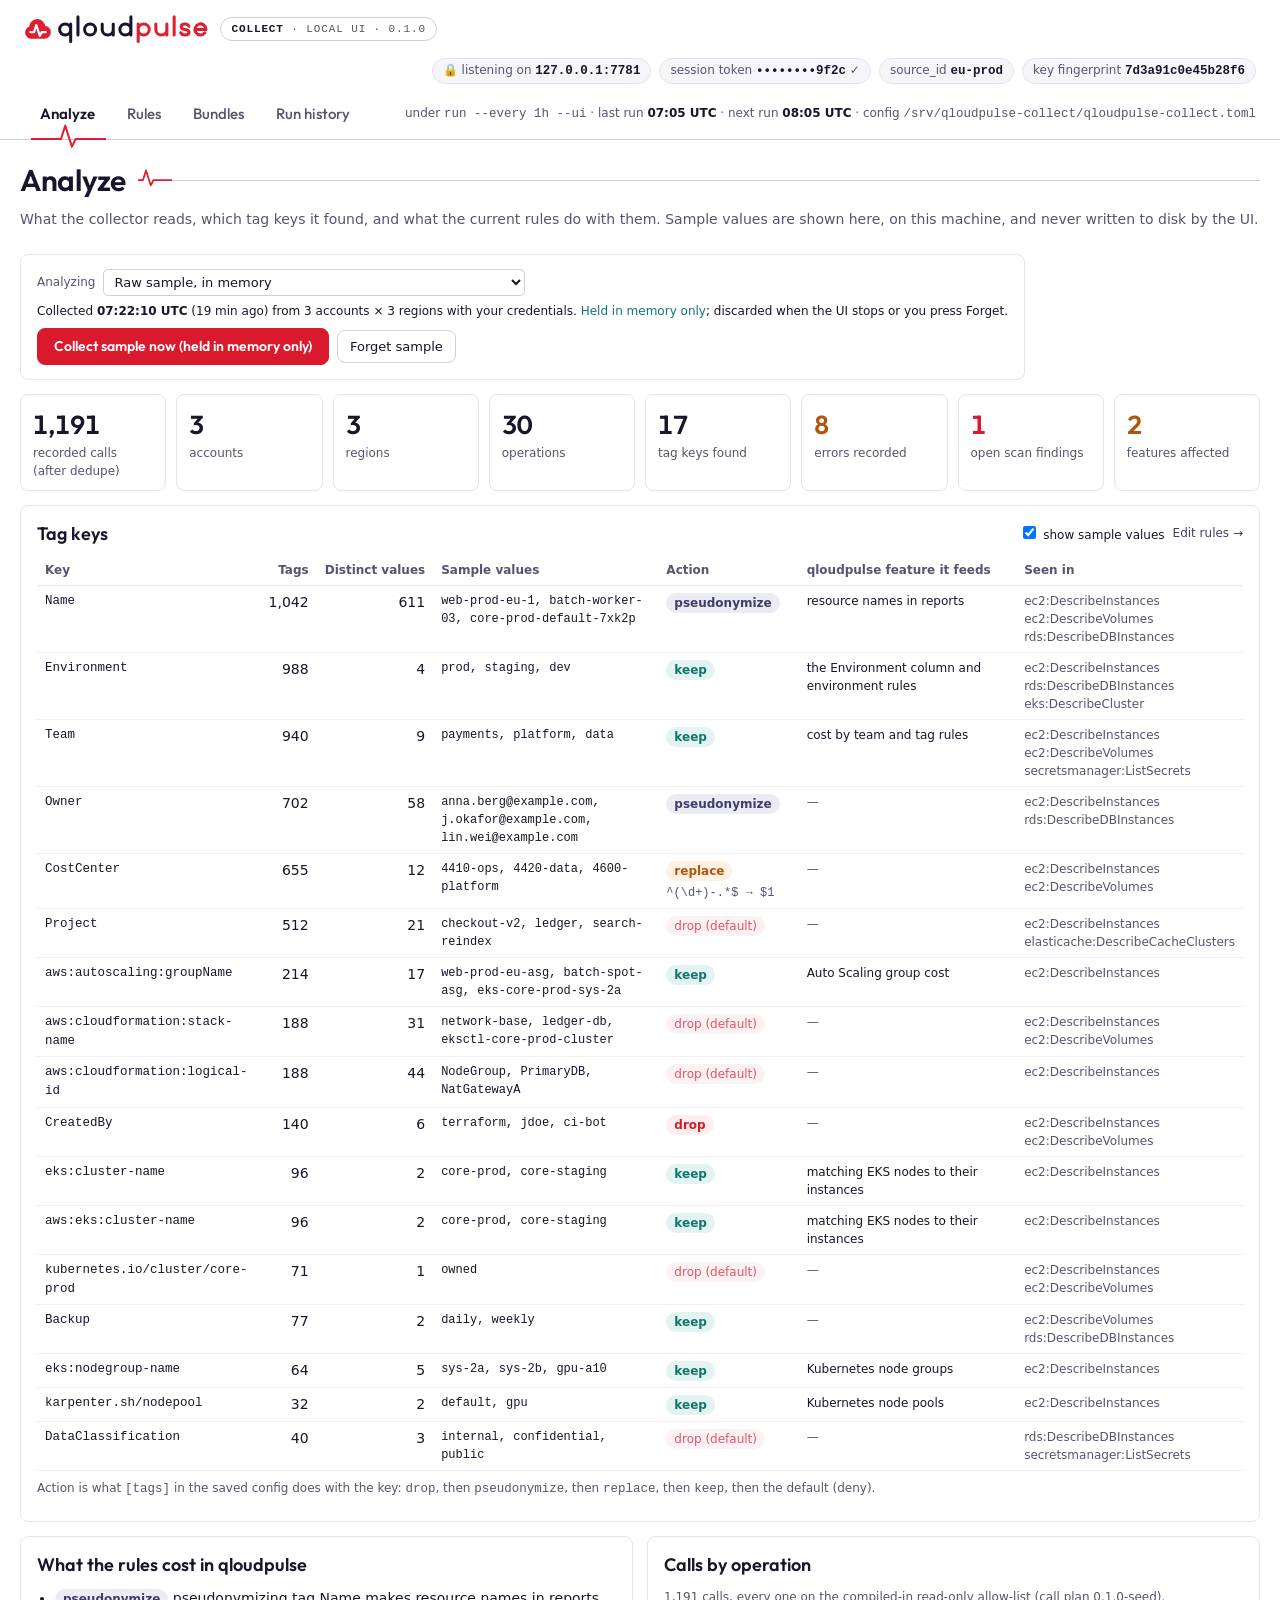
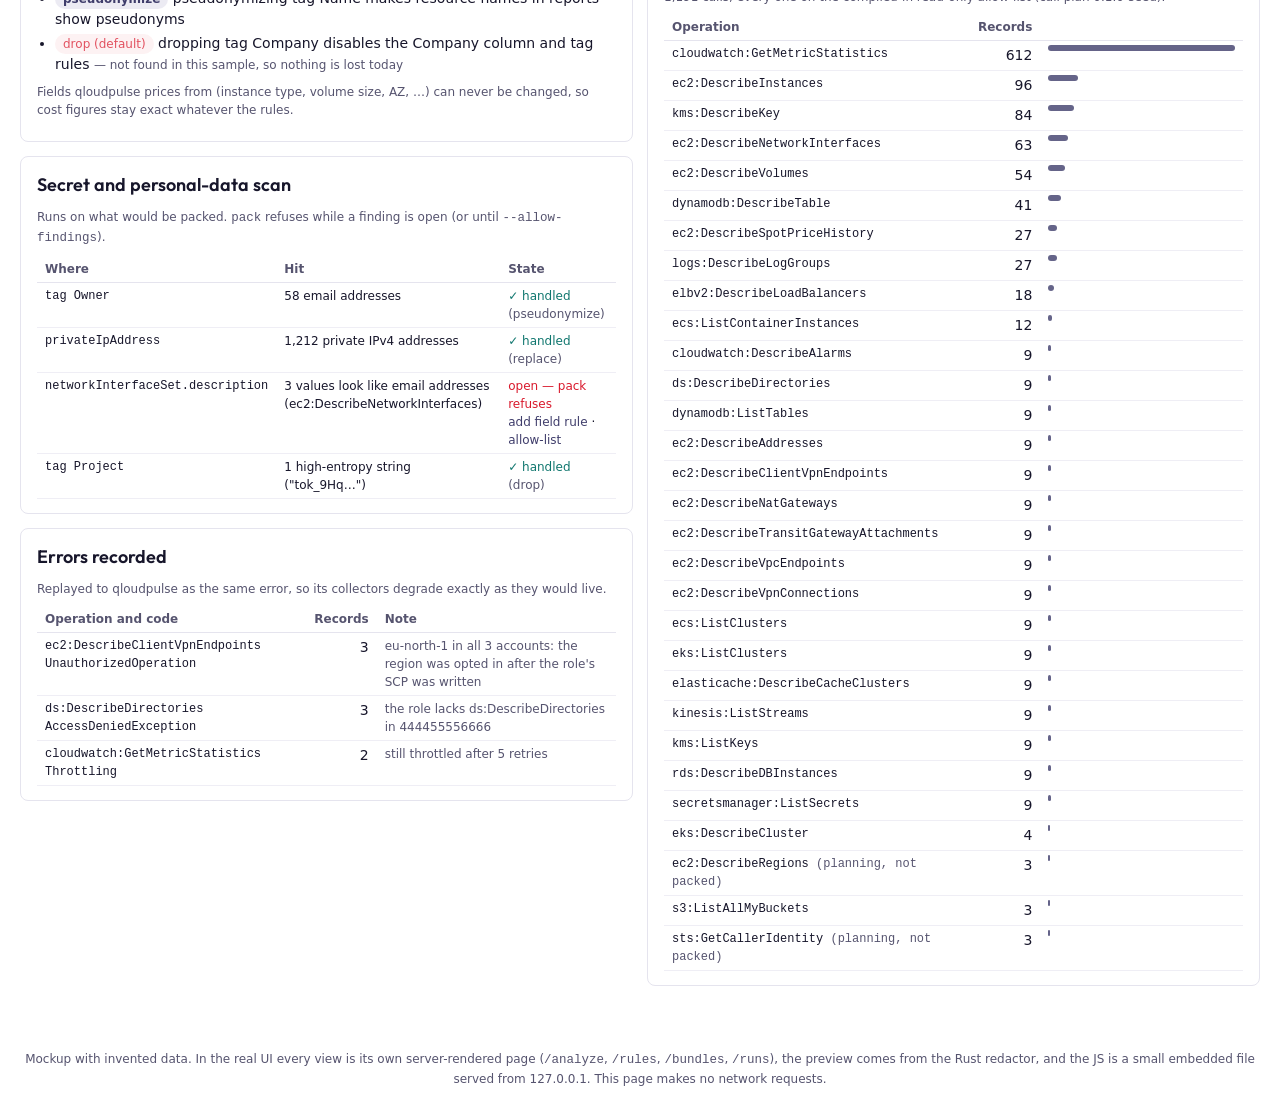
<file: collect/ui-mockup/index.html>
<!DOCTYPE html>
<html lang="en">
<head>
<meta charset="utf-8">
<meta name="viewport" content="width=device-width, initial-scale=1">
<!-- The mockup holds itself to the real UI's promise: nothing loads from anywhere, nothing is fetched. -->
<meta http-equiv="Content-Security-Policy" content="default-src 'none'; style-src 'unsafe-inline'; script-src 'unsafe-inline'; img-src data:; font-src data:; connect-src 'none'; form-action 'none'; base-uri 'none'">
<title>qloudpulse-collect · local UI (mockup)</title>
<link rel="icon" href="data:image/svg+xml,%3Csvg xmlns=%22http://www.w3.org/2000/svg%22 viewBox=%220 0 128 128%22%3E%3Cmask id=%22m%22 maskUnits=%22userSpaceOnUse%22 x=%220%22 y=%220%22 width=%22128%22 height=%22128%22%3E%3Crect width=%22128%22 height=%22128%22 fill=%22%23fff%22/%3E%3Cpath fill=%22none%22 stroke-width=%2213%22 stroke-linecap=%22round%22 stroke-linejoin=%22round%22 stroke=%22%23000%22 d=%22M27 78H40L52 46L75 98L85 78H101%22/%3E%3C/mask%3E%3Cg mask=%22url%28%23m%29%22%3E%3Cpath fill=%22%23E11D2E%22 stroke=%22%23E11D2E%22 stroke-width=%2210%22 stroke-linejoin=%22round%22 d=%22M34 104A24 24 0 0 1 28.01 56.76A32 32 0 0 1 91.94 54.02A25 25 0 0 1 93 104Z%22/%3E%3C/g%3E%3C/svg%3E">
<style>
/* Outfit (SIL Open Font License 1.1), embedded like every asset of the real UI. Headings and large figures only;
   tables keep the system font, whose digits line up. */
@font-face { font-family: "Outfit"; font-style: normal; font-weight: 100 900; font-display: swap;
  src: url("[data-uri]") format("woff2"); }

/* qloudpulse's tokens, as the report tool uses them (styles.css + brand.css): white and ink, red as the one signal. */
:root {
  color-scheme: light;
  --bg: #ffffff; --panel: #ffffff; --surface: #f6f6fa; --fg: #17162b; --muted: #56546f; --faint: #807e98;
  --line: #e5e4ee; --line2: #efeef5; --line-strong: #cfcde0;
  --accent: #d9192c; --accent-ink: #ffffff; --accent-soft: #fdeeef;
  --link: #3f3d6b; --sel: #ecebf3; --trend: #3f3d6b; --ps: #3f3d6b; --ps-bg: #ecebf3;
  --ok: #0f766e; --ok-bg: #e3f3f1; --warn: #b45309; --warn-bg: #fdf1e3; --bad: #d9192c; --bad-bg: #fdeeef;
  --code: #f6f6fa; --chg: #fdf1d8; --drop: #fdeeef; --add: #e3f3f1;
  --logo-red: #e11d2e; --logo-ink: #17162b;
  --mono: ui-monospace, "SF Mono", SFMono-Regular, Menlo, Consolas, monospace;
  --display: "Outfit", system-ui, -apple-system, "Segoe UI", sans-serif;
  --pulse-nav: url("data:image/svg+xml,%3Csvg xmlns='http://www.w3.org/2000/svg' viewBox='0 0 75 24'%3E%3Cpath fill='none' stroke='%23E11D2E' stroke-width='2' stroke-linecap='round' stroke-linejoin='round' d='M0 15H30L34.2 1.6L40.9 22.6L44.7 15H75'/%3E%3C/svg%3E");
  --pulse-rule: url("data:image/svg+xml,%3Csvg xmlns='http://www.w3.org/2000/svg' viewBox='0 0 34 30'%3E%3Cpath fill='none' stroke='%23E11D2E' stroke-width='1.75' stroke-linecap='round' stroke-linejoin='round' d='M0 15H5L8 5.4L12.8 20.4L15.5 15H34'/%3E%3C/svg%3E");
}
@media (prefers-color-scheme: dark) {
  :root {
    color-scheme: dark;
    --bg: #11111b; --panel: #151522; --surface: #1a1a28; --fg: #eceaf7; --muted: #b0aecb; --faint: #8a88a6;
    --line: #2a2a3d; --line2: #222233; --line-strong: #3a3a52;
    --accent: #ff4d57; --accent-ink: #11111b; --accent-soft: #3a1a22;
    --link: #a9a8e0; --sel: #1e1e30; --trend: #a9a8e0; --ps: #a9a8e0; --ps-bg: #27244a;
    --ok: #4fd1c5; --ok-bg: #12302e; --warn: #f5b14c; --warn-bg: #33261a; --bad: #ff4d57; --bad-bg: #3a1a22;
    --code: #1a1a28; --chg: #3a2e17; --drop: #3a1a22; --add: #12302e;
    --logo-red: #ff4d57; --logo-ink: #eceaf7;
    --pulse-nav: url("data:image/svg+xml,%3Csvg xmlns='http://www.w3.org/2000/svg' viewBox='0 0 75 24'%3E%3Cpath fill='none' stroke='%23FF4D57' stroke-width='2' stroke-linecap='round' stroke-linejoin='round' d='M0 15H30L34.2 1.6L40.9 22.6L44.7 15H75'/%3E%3C/svg%3E");
    --pulse-rule: url("data:image/svg+xml,%3Csvg xmlns='http://www.w3.org/2000/svg' viewBox='0 0 34 30'%3E%3Cpath fill='none' stroke='%23FF4D57' stroke-width='1.75' stroke-linecap='round' stroke-linejoin='round' d='M0 15H5L8 5.4L12.8 20.4L15.5 15H34'/%3E%3C/svg%3E");
  }
}
* { box-sizing: border-box; }
html, body { margin: 0; background: var(--bg); color: var(--fg); font: 14px/1.5 ui-sans-serif, system-ui, -apple-system, "Segoe UI", Roboto, "Helvetica Neue", Arial, sans-serif; -webkit-font-smoothing: antialiased; }
:focus-visible { outline: 2px solid var(--accent); outline-offset: 2px; }
td, .card .n { font-variant-numeric: tabular-nums; }
a { color: var(--link); text-decoration: none; }
a:hover { text-decoration: underline; }
code, pre, .mono { font-family: var(--mono); font-size: 12.5px; }
h1 { font-family: var(--display); font-size: 30px; font-weight: 600; letter-spacing: -.01em; margin: 0 0 6px; display: flex; align-items: center; gap: 12px; }
/* A heartbeat where the heading's rule starts, as on the report pages. */
.headline h1::after { content: ""; flex: 1; min-width: 40px; height: 30px; background: var(--pulse-rule) left center / 34px 30px no-repeat, linear-gradient(var(--line-strong), var(--line-strong)) 34px center / calc(100% - 34px) 1px no-repeat; }
h2 { font-family: var(--display); font-size: 18px; font-weight: 600; margin: 0 0 10px; }
h3 { font-family: var(--mono); font-weight: 500; font-size: 11px; margin: 16px 0 6px; text-transform: uppercase; letter-spacing: .08em; color: var(--faint); }
p { margin: 0 0 8px; }
.muted { color: var(--muted); }
.small { font-size: 12px; }

header.top { background: var(--bg); position: relative; }
header.top::after { content: ""; position: absolute; left: 0; right: 0; bottom: 0; height: 1px; background: var(--line-strong); }
.top .row1 { display: flex; align-items: center; gap: 14px; padding: 14px 24px 4px; flex-wrap: wrap; }
.brand { display: flex; align-items: center; gap: 12px; }
.brand svg { display: block; height: 30px; width: auto; }
.brand .qp-red { stroke: var(--logo-red); } .brand .qp-red-fill { fill: var(--logo-red); stroke: var(--logo-red); } .brand .qp-ink { stroke: var(--logo-ink); }
.badge { font-family: var(--mono); font-size: 11px; letter-spacing: .08em; text-transform: uppercase; border: 1px solid var(--line-strong); color: var(--muted); border-radius: 999px; padding: 3px 10px; white-space: nowrap; }
.badge b { color: var(--fg); font-weight: 600; }
.chips { display: flex; gap: 8px; flex-wrap: wrap; margin-left: auto; }
.chip { border: 1px solid var(--line); border-radius: 999px; padding: 2px 10px; font-size: 12px; white-space: nowrap; background: var(--surface); color: var(--muted); }
.chip b { font-weight: 600; color: var(--fg); }
.chip.lock::before { content: "🔒 "; }
.top .row2 { display: flex; align-items: stretch; padding: 0 24px; gap: 0 4px; flex-wrap: wrap; }
nav { display: flex; }
nav a { position: relative; display: inline-flex; align-items: center; min-height: 52px; padding: 0 16px; color: var(--muted); font-family: var(--display); font-size: 15px; font-weight: 500; }
nav a:hover { color: var(--fg); text-decoration: none; }
nav a.on { color: var(--fg); font-weight: 600; }
/* The heartbeat under the current view; its flat line sits on the top bar's line. */
nav a.on::after { content: ""; position: absolute; z-index: 1; left: 50%; bottom: -8.5px; width: 75px; height: 24px; margin-left: -37px; background: var(--pulse-nav) center / contain no-repeat; pointer-events: none; }
.runstate { margin-left: auto; align-self: center; font-size: 12px; color: var(--muted); }
.runstate b { color: var(--fg); }

main { padding: 18px 20px 40px; max-width: 1560px; margin: 0 auto; }
section.view { display: none; }
section.view.on { display: block; }
.panel { background: var(--panel); border: 1px solid var(--line); border-radius: 8px; padding: 14px 16px; margin-bottom: 14px; }
.grid2 { display: grid; grid-template-columns: minmax(0, 1fr) minmax(0, 1fr); gap: 14px; }
.grid-rules { display: grid; grid-template-columns: minmax(0, 0.85fr) minmax(0, 1.15fr); gap: 14px; align-items: start; }
@media (max-width: 1000px) { .grid2, .grid-rules { grid-template-columns: 1fr; } }
.headline { display: flex; align-items: flex-start; gap: 16px; flex-wrap: wrap; margin-bottom: 14px; }
.headline .grow { flex: 1; min-width: 260px; }

.cards { display: grid; grid-template-columns: repeat(auto-fill, minmax(140px, 1fr)); gap: 10px; margin-bottom: 14px; }
.card { background: var(--panel); border: 1px solid var(--line); border-radius: 8px; padding: 10px 12px; }
.card .n { font-family: var(--display); font-size: 26px; font-weight: 600; font-variant-numeric: tabular-nums; }
.card .l { font-size: 12px; color: var(--muted); }
.card.warn .n { color: var(--warn); }
.card.bad .n { color: var(--bad); }

table { border-collapse: collapse; width: 100%; }
th, td { text-align: left; padding: 6px 8px; border-bottom: 1px solid var(--line2); vertical-align: top; }
th { font-size: 12px; color: var(--muted); font-weight: 600; border-bottom-color: var(--line); white-space: nowrap; }
td.num, th.num { text-align: right; font-variant-numeric: tabular-nums; }
tr.click { cursor: pointer; }
tr.click:hover td { background: var(--surface); }
tr.sel td { background: var(--sel); }
.scroll { overflow-x: auto; }

.pill { display: inline-block; padding: 0 8px; border-radius: 999px; font-size: 12px; font-weight: 600; line-height: 20px; white-space: nowrap; }
.p-keep { background: var(--ok-bg); color: var(--ok); }
.p-drop { background: var(--bad-bg); color: var(--bad); }
.p-pseudonymize { background: var(--ps-bg); color: var(--ps); }
.p-replace { background: var(--warn-bg); color: var(--warn); }
.p-default { opacity: .75; font-weight: 500; }
.ok { color: var(--ok); } .bad { color: var(--bad); } .warn { color: var(--warn); }
.st { font-weight: 600; white-space: nowrap; }

button, .btn { font: inherit; font-size: 13px; padding: 6px 12px; border-radius: 8px; border: 1px solid var(--line-strong); background: var(--panel); color: var(--fg); cursor: pointer; }
button:hover { border-color: var(--muted); }
button.primary { background: var(--accent); border-color: var(--accent); color: var(--accent-ink); font-family: var(--display); font-weight: 600; font-size: 14px; border-radius: 8px; padding: 7px 16px; }
button.primary:hover { filter: brightness(1.08); }
button:disabled { opacity: .5; cursor: not-allowed; }
button.link { border: none; background: none; color: var(--link); padding: 0; }
input[type=text], select { font: inherit; font-size: 13px; padding: 4px 6px; border: 1px solid var(--line-strong); border-radius: 5px; background: var(--bg); color: var(--fg); }
input[type=text].mono { font-family: var(--mono); font-size: 12.5px; }
input.err { border-color: var(--bad); }

.note { border-left: 3px solid var(--line-strong); padding: 6px 10px; background: var(--surface); border-radius: 0 6px 6px 0; margin: 8px 0; font-size: 13px; }
.note.info { border-left-color: var(--trend); }
.note.warn { border-left-color: var(--warn); background: var(--warn-bg); }
.note.bad { border-left-color: var(--bad); background: var(--bad-bg); }
.note.ok { border-left-color: var(--ok); background: var(--ok-bg); }
ul.plain { margin: 0; padding-left: 18px; }
ul.plain li { margin: 3px 0; }

.bar { height: 6px; background: var(--trend); border-radius: 3px; opacity: .8; min-width: 2px; }
.kv { display: grid; grid-template-columns: max-content 1fr; gap: 4px 14px; font-size: 13px; }
.kv dt { color: var(--muted); }
.kv dd { margin: 0; word-break: break-all; }

/* side-by-side preview */
.sbs { width: 100%; table-layout: fixed; border-collapse: collapse; font-family: var(--mono); font-size: 12px; }
.sbs td { border: none; padding: 0 8px; white-space: pre-wrap; word-break: break-all; line-height: 17px; width: 50%; font-size: 11.5px; }
.sbs td.l { border-right: 1px solid var(--line); }
.sbs th { font-family: system-ui, sans-serif; position: sticky; top: 0; background: var(--panel); }
.sbs tr.chg td.r { background: var(--chg); }
.sbs tr.chg td.l { background: color-mix(in srgb, var(--chg) 45%, transparent); }
.sbs tr.drop td.l { background: var(--drop); text-decoration: line-through; text-decoration-color: color-mix(in srgb, var(--bad) 60%, transparent); }
.sbs tr.drop td.r { background: repeating-linear-gradient(135deg, transparent 0 6px, var(--line2) 6px 8px); }
.preview-box { max-height: 560px; overflow: auto; border: 1px solid var(--line); border-radius: 6px; background: var(--code); }

pre.code { background: var(--code); border: 1px solid var(--line); border-radius: 6px; padding: 10px 12px; overflow: auto; margin: 0; max-height: 520px; }
pre.code .add { background: var(--add); display: inline-block; width: 100%; }
pre.code .cm { color: var(--muted); }
.legend span { display: inline-block; margin-right: 12px; font-size: 12px; }
.sw { display: inline-block; width: 10px; height: 10px; border-radius: 2px; vertical-align: -1px; margin-right: 4px; border: 1px solid var(--line); }

.rule-row td { vertical-align: middle; }
.errtext { color: var(--bad); font-size: 12px; }
.dirty { color: var(--warn); font-weight: 600; font-size: 12px; }
.tabs { display: flex; gap: 6px; margin-bottom: 10px; flex-wrap: wrap; }
.tabs button.on { background: var(--sel); border-color: var(--trend); color: var(--fg); }
.toolbar { display: flex; gap: 8px; align-items: center; flex-wrap: wrap; }
.spacer { flex: 1; }
.spinner { display: inline-block; width: 12px; height: 12px; border: 2px solid var(--line); border-top-color: var(--accent); border-radius: 50%; animation: spin .8s linear infinite; vertical-align: -2px; }
@keyframes spin { to { transform: rotate(360deg); } }
footer { color: var(--muted); font-size: 12px; text-align: center; padding: 10px 20px 30px; }
.hidden { display: none !important; }
.tight td, .tight th { padding: 4px 8px; }
.deliv { display: inline-flex; gap: 4px; flex-wrap: nowrap; }
.dv { font-size: 11.5px; padding: 0 6px; border-radius: 4px; line-height: 19px; border: 1px solid var(--line); white-space: nowrap; }
.dv.ok { background: var(--ok-bg); border-color: transparent; }
.dv.bad { background: var(--bad-bg); border-color: transparent; }
.dv.off { opacity: .5; }
</style>
</head>
<body>

<header class="top">
  <div class="row1">
    <div class="brand"><svg viewBox="0 0 789.56 128.41" role="img" aria-label="qloudpulse"><title>qloudpulse</title><g transform="translate(0 4) scale(0.94)"><mask id="qp-pulse" maskUnits="userSpaceOnUse" x="0" y="0" width="128" height="128"><rect width="128" height="128" fill="#fff"/><path fill="none" stroke-width="10" stroke-linecap="round" stroke-linejoin="round" stroke="#000" d="M29 78H46L56 46L72 96L81 78H99"/></mask><g mask="url(#qp-pulse)"><path class="qp-red-fill" stroke-width="10" stroke-linejoin="round" d="M34 104A24 24 0 0 1 28.01 56.76A32 32 0 0 1 91.94 54.02A25 25 0 0 1 93 104Z"/></g></g><g transform="translate(152.49 42.4) scale(1.18)"><g fill="none" stroke-width="11" stroke-linecap="round" stroke-linejoin="round"><path class="qp-ink" d="M0 20A20 20 0 1 1 40 20A20 20 0 1 1 0 20M40 0V64M66.5 -26V40M90.5 20A20 20 0 1 1 130.5 20A20 20 0 1 1 90.5 20M154.5 0V20A20 20 0 0 0 194.5 20M194.5 0V40M218.5 20A20 20 0 1 1 258.5 20A20 20 0 1 1 218.5 20M258.5 -26V40"/><path class="qp-red" d="M285 20A20 20 0 1 1 325 20A20 20 0 1 1 285 20M285 0V64M349 0V20A20 20 0 0 0 389 20M389 0V40M415.5 -26V40M469 8C466 2.5 460.5 0 454.5 0C446.5 0 441 3.5 441 10C441 17 447.5 19 454.5 20C462.5 21 469.5 23 469.5 30C469.5 36.5 463 40 454.5 40C447.5 40 442 37 439.5 32M491 20H531A20 20 0 1 0 526.76 32.31"/></g></g></svg><span class="badge"><b>collect</b> · local UI · 0.1.0</span></div>
    <div class="chips">
      <span class="chip lock" title="The UI binds 127.0.0.1 only. The Host header is checked against DNS rebinding.">listening on <b class="mono">127.0.0.1:7781</b></span>
      <span class="chip" title="The token printed at startup. Without it every page answers 401.">session token <b class="mono">••••••••9f2c</b> ✓</span>
      <span class="chip" title="source_id in the config: names this client among several a company may run.">source_id <b class="mono">eu-prod</b></span>
      <span class="chip" title="An HMAC of a fixed string. Names the pseudonym key without revealing it; a new key changes every pseudonym.">key fingerprint <b class="mono">7d3a91c0e45b28f6</b></span>
    </div>
  </div>
  <div class="row2">
    <nav id="nav">
      <a href="#analyze" data-v="analyze">Analyze</a>
      <a href="#rules" data-v="rules">Rules <span id="navDirty" class="dirty hidden">●</span></a>
      <a href="#bundles" data-v="bundles">Bundles</a>
      <a href="#runs" data-v="runs">Run history</a>
    </nav>
    <div class="runstate">under <code>run --every 1h --ui</code> · last run <b>07:05 UTC</b> · next run <b>08:05 UTC</b> · config <code>/srv/qloudpulse-collect/qloudpulse-collect.toml</code></div>
  </div>
</header>

<main>

<!-- ============================ ANALYZE ============================ -->
<section class="view" id="v-analyze">
  <div class="headline">
    <div class="grow">
      <h1>Analyze</h1>
      <p class="muted">What the collector reads, which tag keys it found, and what the current rules do with them. Sample values are shown here, on this machine, and never written to disk by the UI.</p>
    </div>
    <div class="panel" style="margin:0; min-width: 380px;">
      <div class="toolbar" style="margin-bottom:6px;">
        <label class="small muted" for="srcSel">Analyzing</label>
        <select id="srcSel">
          <option value="sample">Raw sample, in memory</option>
          <option value="bundle">Bundle qloudpulse-eu-prod-20261121T0600Z.tgz (as it left)</option>
        </select>
      </div>
      <div id="sampleState" class="small"></div>
      <div class="toolbar" style="margin-top:8px;">
        <button class="primary" id="collectBtn">Collect sample now (held in memory only)</button>
        <button id="forgetBtn">Forget sample</button>
      </div>
    </div>
  </div>

  <div class="cards" id="sumCards"></div>

  <div class="panel">
    <div class="toolbar" style="margin-bottom:8px;">
      <h2 style="margin:0;">Tag keys</h2>
      <span class="spacer"></span>
      <label class="small"><input type="checkbox" id="showValues" checked> show sample values</label>
      <a class="small" href="#rules">Edit rules →</a>
    </div>
    <div class="scroll"><table id="tagTable"></table></div>
    <p class="small muted" style="margin-top:8px;">Action is what <code>[tags]</code> in the saved config does with the key: <code>drop</code>, then <code>pseudonymize</code>, then <code>replace</code>, then <code>keep</code>, then the default (<span id="defaultWord">deny</span>).</p>
  </div>

  <div class="grid2">
    <div>
      <div class="panel">
        <h2>What the rules cost in qloudpulse</h2>
        <div id="impact"></div>
      </div>
      <div class="panel">
        <h2>Secret and personal-data scan</h2>
        <p class="small muted">Runs on what would be packed. <code>pack</code> refuses while a finding is open (or until <code>--allow-findings</code>).</p>
        <table class="tight" id="scanTable"></table>
      </div>
      <div class="panel">
        <h2>Errors recorded</h2>
        <p class="small muted">Replayed to qloudpulse as the same error, so its collectors degrade exactly as they would live.</p>
        <table class="tight" id="errTable"></table>
      </div>
    </div>
    <div class="panel">
      <h2>Calls by operation</h2>
      <p class="small muted" id="opsNote"></p>
      <table class="tight" id="opsTable"></table>
    </div>
  </div>
</section>

<!-- ============================ RULES ============================ -->
<section class="view" id="v-rules">
  <div class="headline">
    <div class="grow">
      <h1>Rules</h1>
      <p class="muted">Edits <code>[tags]</code> and <code>[[fields]]</code> in the config. Saving goes through the same validation as the CLI and writes with <code>toml_edit</code>, so comments and the rest of the file stay as they are. Under <code>run</code>, a saved change takes effect at the next cycle.</p>
    </div>
    <div class="toolbar">
      <span id="dirtyNote" class="dirty hidden">unsaved changes</span>
      <button id="revertBtn">Revert</button>
      <button class="primary" id="saveBtn">Save to config</button>
    </div>
  </div>
  <div id="saveMsg"></div>

  <div class="grid-rules">
    <div>
      <div class="panel">
        <div class="toolbar" style="margin-bottom:6px;">
          <h2 style="margin:0;">[tags]</h2>
          <span class="spacer"></span>
          <span class="small muted">A tag no rule names is</span>
          <label class="small"><input type="radio" name="tdef" value="deny"> dropped (<code>deny</code>)</label>
          <label class="small"><input type="radio" name="tdef" value="allow"> kept (<code>allow</code>)</label>
        </div>
        <div class="scroll"><table id="ruleTags"></table></div>
        <div class="toolbar" style="margin-top:8px;">
          <input type="text" class="mono" id="newTagKey" placeholder="tag key, e.g. Department" style="width: 220px;">
          <button id="addTagBtn">Add key</button>
          <span class="small muted">Keys found in the sample are listed already.</span>
        </div>
      </div>

      <div class="panel">
        <div class="toolbar" style="margin-bottom:6px;">
          <h2 style="margin:0;">[[fields]]</h2>
          <span class="spacer"></span>
          <button id="addFieldBtn">Add field rule</button>
        </div>
        <p class="small muted">A path is field names separated by dots, matched against the <em>end</em> of a field's path in the answer, with the list wrappers <code>item</code>/<code>member</code> left out: <code>instancesSet.privateDnsName</code>, or just <code>privateDnsName</code> for every one.</p>
        <table id="ruleFields"></table>
        <datalist id="fieldNames"></datalist>
        <p class="small muted" style="margin-top:8px;">Fields qloudpulse prices from cannot be changed: <span class="mono" id="reqList"></span>. <button class="link small" id="tryPriced">Try a rule on instancesSet.instanceType</button></p>
      </div>

      <div class="panel">
        <div class="toolbar" style="margin-bottom:6px;">
          <h2 style="margin:0;">What will be saved</h2>
          <span class="spacer"></span>
          <span class="legend"><span><i class="sw" style="background:var(--add)"></i>changed since saved</span></span>
        </div>
        <p class="small muted">Only the two sections this page edits. File loaded at 07:19 UTC, sha256 <code>3e1f9a0c…</code>; saving refuses if the file changed on disk since then.</p>
        <pre class="code" id="tomlOut"></pre>
      </div>
    </div>

    <div style="position: sticky; top: 10px;">
      <div class="panel">
        <div class="toolbar" style="margin-bottom:6px;">
          <h2 style="margin:0;">Preview: one recorded answer</h2>
          <span class="spacer"></span>
          <select id="recSel">
            <option value="ec2">ec2:DescribeInstances · 111122223333 · eu-west-1 · page 1</option>
          </select>
        </div>
        <p class="small muted">Left: the raw answer from AWS (in memory). Right: the same answer with the rules on this page, unsaved ones included. Redaction works on the parsed body and writes it back in the same format.</p>
        <div class="legend" style="margin-bottom:6px;"><span><i class="sw" style="background:var(--chg)"></i>changed</span><span><i class="sw" style="background:var(--drop)"></i>removed</span><span class="muted">pseudonyms: <code>p_</code> + 16 hex, HMAC with key 7d3a91c0e45b28f6</span></div>
        <div class="preview-box"><table class="sbs" id="sbs"></table></div>
        <div id="recStats" class="small" style="margin-top:8px;"></div>
      </div>
    </div>
  </div>
</section>

<!-- ============================ BUNDLES ============================ -->
<section class="view" id="v-bundles">
  <div class="headline">
    <div class="grow">
      <h1>Bundles</h1>
      <p class="muted">Every <code>.tgz</code> in <code>/srv/qloudpulse-collect/bundles</code>, newest first, and which delivery target has it. A bundle stays until every configured target has it; retention (168 bundles) never deletes an undelivered one.</p>
    </div>
    <div class="panel small" style="margin:0;">
      <b>Delivery targets</b>
      <ul class="plain">
        <li><code>s3</code> → <code>s3://example-finops-exports/qloudpulse/</code> (eu-west-1, SSE-KMS <code>alias/finops-exports</code>)</li>
        <li><code>qloudpulse</code> → <code>https://api.qloudpulse.com/v1/collection-bundles</code>, token from <code>QLOUDPULSE_UPLOAD_TOKEN</code></li>
        <li><code>command</code> → <code>/usr/local/bin/archive-bundle {bundle}</code></li>
      </ul>
    </div>
  </div>
  <div class="panel">
    <div class="scroll"><table id="bundleTable"></table></div>
  </div>
  <div id="bundleDetail"></div>
</section>

<!-- ============================ RUNS ============================ -->
<section class="view" id="v-runs">
  <div class="headline">
    <div class="grow">
      <h1>Run history</h1>
      <p class="muted">Each cycle of <code>run --every 1h</code>: collect the hour that just ended, pack, deliver everything pending, prune. Runs start 5 minutes past the hour (<code>[run] minute = 5</code>) so the hour is complete.</p>
    </div>
    <div class="cards" style="margin:0; grid-template-columns: repeat(3, minmax(140px, 1fr));">
      <div class="card"><div class="l">Next run</div><div class="n">08:05</div><div class="l">UTC · window 07:00–08:00</div></div>
      <div class="card"><div class="l">Running since</div><div class="n" style="font-size:16px; padding-top:5px;">18 Nov 14:05</div><div class="l">UTC · 66 cycles</div></div>
      <div class="card warn"><div class="l">Pending deliveries</div><div class="n">1</div><div class="l">retried at the next run</div></div>
    </div>
  </div>
  <div class="panel">
    <div class="scroll"><table id="runTable"></table></div>
  </div>
</section>

</main>
<footer>Mockup with invented data. In the real UI every view is its own server-rendered page (<code>/analyze</code>, <code>/rules</code>, <code>/bundles</code>, <code>/runs</code>), the preview comes from the Rust redactor, and the JS is a small embedded file served from 127.0.0.1. This page makes no network requests.</footer>

<script>
"use strict";
// ---------------------------------------------------------------- reference data (mirrors collect/src/config.rs)
const FEATURE_TAGS = {
  "Name": "resource names in reports",
  "Environment": "the Environment column and environment rules",
  "Team": "cost by team and tag rules",
  "Company": "the Company column and tag rules",
  "eks:cluster-name": "matching EKS nodes to their instances",
  "aws:eks:cluster-name": "matching EKS nodes to their instances",
  "karpenter.sh/nodepool": "Kubernetes node pools",
  "eks:nodegroup-name": "Kubernetes node groups",
  "aws:autoscaling:groupName": "Auto Scaling group cost",
};
const REQUIRED_FIELDS = ["instanceType","InstanceType","platformDetails","instanceLifecycle","volumeType","size","iops","throughput","DBInstanceClass","Engine","AllocatedStorage","StorageType","MultiAZ","CacheNodeType","NumCacheNodes","spotPrice","availabilityZone","AvailabilityZone","BillingMode","ProvisionedThroughput","TableSizeBytes"];

// ---------------------------------------------------------------- the in-memory sample (invented)
const SAMPLE_TAGS = [
  { key: "Name", count: 1042, distinct: 611, samples: ["web-prod-eu-1", "batch-worker-03", "core-prod-default-7xk2p"], ops: ["ec2:DescribeInstances", "ec2:DescribeVolumes", "rds:DescribeDBInstances"] },
  { key: "Environment", count: 988, distinct: 4, samples: ["prod", "staging", "dev"], ops: ["ec2:DescribeInstances", "rds:DescribeDBInstances", "eks:DescribeCluster"] },
  { key: "Team", count: 940, distinct: 9, samples: ["payments", "platform", "data"], ops: ["ec2:DescribeInstances", "ec2:DescribeVolumes", "secretsmanager:ListSecrets"] },
  { key: "Owner", count: 702, distinct: 58, samples: ["anna.berg@example.com", "j.okafor@example.com", "lin.wei@example.com"], ops: ["ec2:DescribeInstances", "rds:DescribeDBInstances"] },
  { key: "CostCenter", count: 655, distinct: 12, samples: ["4410-ops", "4420-data", "4600-platform"], ops: ["ec2:DescribeInstances", "ec2:DescribeVolumes"] },
  { key: "Project", count: 512, distinct: 21, samples: ["checkout-v2", "ledger", "search-reindex"], ops: ["ec2:DescribeInstances", "elasticache:DescribeCacheClusters"] },
  { key: "aws:autoscaling:groupName", count: 214, distinct: 17, samples: ["web-prod-eu-asg", "batch-spot-asg", "eks-core-prod-sys-2a"], ops: ["ec2:DescribeInstances"] },
  { key: "aws:cloudformation:stack-name", count: 188, distinct: 31, samples: ["network-base", "ledger-db", "eksctl-core-prod-cluster"], ops: ["ec2:DescribeInstances", "ec2:DescribeVolumes"] },
  { key: "aws:cloudformation:logical-id", count: 188, distinct: 44, samples: ["NodeGroup", "PrimaryDB", "NatGatewayA"], ops: ["ec2:DescribeInstances"] },
  { key: "CreatedBy", count: 140, distinct: 6, samples: ["terraform", "jdoe", "ci-bot"], ops: ["ec2:DescribeInstances", "ec2:DescribeVolumes"] },
  { key: "eks:cluster-name", count: 96, distinct: 2, samples: ["core-prod", "core-staging"], ops: ["ec2:DescribeInstances"] },
  { key: "aws:eks:cluster-name", count: 96, distinct: 2, samples: ["core-prod", "core-staging"], ops: ["ec2:DescribeInstances"] },
  { key: "kubernetes.io/cluster/core-prod", count: 71, distinct: 1, samples: ["owned"], ops: ["ec2:DescribeInstances", "ec2:DescribeVolumes"] },
  { key: "Backup", count: 77, distinct: 2, samples: ["daily", "weekly"], ops: ["ec2:DescribeVolumes", "rds:DescribeDBInstances"] },
  { key: "eks:nodegroup-name", count: 64, distinct: 5, samples: ["sys-2a", "sys-2b", "gpu-a10"], ops: ["ec2:DescribeInstances"] },
  { key: "karpenter.sh/nodepool", count: 32, distinct: 2, samples: ["default", "gpu"], ops: ["ec2:DescribeInstances"] },
  { key: "DataClassification", count: 40, distinct: 3, samples: ["internal", "confidential", "public"], ops: ["rds:DescribeDBInstances", "secretsmanager:ListSecrets"] },
];
const OPS = [
  ["cloudwatch:GetMetricStatistics", 612], ["ec2:DescribeInstances", 96], ["kms:DescribeKey", 84], ["ec2:DescribeNetworkInterfaces", 63],
  ["ec2:DescribeVolumes", 54], ["dynamodb:DescribeTable", 41], ["ec2:DescribeSpotPriceHistory", 27], ["logs:DescribeLogGroups", 27],
  ["elbv2:DescribeLoadBalancers", 18], ["ecs:ListContainerInstances", 12], ["cloudwatch:DescribeAlarms", 9], ["ds:DescribeDirectories", 9],
  ["dynamodb:ListTables", 9], ["ec2:DescribeAddresses", 9], ["ec2:DescribeClientVpnEndpoints", 9], ["ec2:DescribeNatGateways", 9],
  ["ec2:DescribeTransitGatewayAttachments", 9], ["ec2:DescribeVpcEndpoints", 9], ["ec2:DescribeVpnConnections", 9], ["ecs:ListClusters", 9],
  ["eks:ListClusters", 9], ["elasticache:DescribeCacheClusters", 9], ["kinesis:ListStreams", 9], ["kms:ListKeys", 9],
  ["rds:DescribeDBInstances", 9], ["secretsmanager:ListSecrets", 9], ["eks:DescribeCluster", 4], ["ec2:DescribeRegions", 3],
  ["s3:ListAllMyBuckets", 3], ["sts:GetCallerIdentity", 3],
];
const CLIENT_OPS = ["ec2:DescribeRegions", "sts:GetCallerIdentity"]; // planning calls; never packed
const ERRORS = [
  ["ec2:DescribeClientVpnEndpoints UnauthorizedOperation", 3, "eu-north-1 in all 3 accounts: the region was opted in after the role's SCP was written"],
  ["ds:DescribeDirectories AccessDeniedException", 3, "the role lacks ds:DescribeDirectories in 444455556666"],
  ["cloudwatch:GetMetricStatistics Throttling", 2, "still throttled after 5 retries"],
];
const TOTAL = OPS.reduce((a, o) => a + o[1], 0);
const PACKED = OPS.filter(o => !CLIENT_OPS.includes(o[0])).reduce((a, o) => a + o[1], 0);

// ---------------------------------------------------------------- rules state
const SAVED0 = {
  tags: {
    default: "deny",
    keep: ["Environment", "Team", "eks:cluster-name", "aws:eks:cluster-name", "karpenter.sh/nodepool", "eks:nodegroup-name", "aws:autoscaling:groupName", "Backup"],
    drop: ["CreatedBy"],
    pseudonymize: ["Name", "Owner"],
    replace: [{ key: "CostCenter", pattern: "^(\\d+)-.*$", with: "$1" }],
  },
  fields: [
    { path: "privateDnsName", action: "pseudonymize", pattern: "", with: "" },
    { path: "keyName", action: "drop", pattern: "", with: "" },
    { path: "privateIpAddress", action: "replace", pattern: "^(\\d+\\.\\d+)\\..*$", with: "$1.x.x" },
  ],
};
const clone = o => JSON.parse(JSON.stringify(o));
let saved = clone(SAVED0);
let st = clone(SAVED0);

// ---------------------------------------------------------------- helpers
const $ = id => document.getElementById(id);
const esc = s => String(s).replace(/[&<>"]/g, c => ({ "&": "&amp;", "<": "&lt;", ">": "&gt;", '"': "&quot;" }[c]));
const fmt = n => n.toLocaleString("en-US");
function h32(str, seed) {
  let h = seed >>> 0;
  for (let i = 0; i < str.length; i++) { h = Math.imul(h ^ str.charCodeAt(i), 2654435761); h = (h << 13) | (h >>> 19); }
  h = Math.imul(h ^ (h >>> 16), 2246822507); h = Math.imul(h ^ (h >>> 13), 3266489909); h ^= h >>> 16;
  return (h >>> 0).toString(16).padStart(8, "0");
}
// Stands in for HMAC-SHA256(key, "qloudpulse-collect/v1\0value\0" + value)[..16]
const pseudo = v => "p_" + h32(v, 0x7d3a91c0) + h32(v, 0xe45b28f6);
const fakeHex = (seed, n) => { let s = ""; let i = 0; while (s.length < n) s += h32(seed + ":" + (i++), 0x51ed270b); return s.slice(0, n); };

function tagAction(rules, key) {
  const t = rules.tags;
  if (t.drop.includes(key)) return { a: "drop" };
  if (t.pseudonymize.includes(key)) return { a: "pseudonymize" };
  const ri = t.replace.findIndex(r => r.key === key);
  if (ri >= 0) return { a: "replace", r: t.replace[ri] };
  if (t.keep.includes(key)) return { a: "keep" };
  return { a: t.default === "allow" ? "keep" : "drop", dflt: true };
}
function safeRegex(p) { try { return new RegExp(p); } catch (e) { return null; } }
function tagOut(rules, key, value) {
  const act = tagAction(rules, key);
  if (act.a === "drop") return null;
  if (act.a === "pseudonymize") return pseudo(value);
  if (act.a === "replace") {
    if (!act.r.pattern) return act.r.with;
    const re = safeRegex(act.r.pattern);
    return re ? value.replace(re, act.r.with) : value;
  }
  return value;
}
function fieldError(f) {
  if (!f.path.trim()) return "a path is needed";
  const last = f.path.split(".").pop();
  if (REQUIRED_FIELDS.includes(last)) return "the rule for " + f.path + " would change a field qloudpulse prices from; remove it";
  if (f.action === "replace" && !f.with) return "the replace rule for " + f.path + " needs `with`";
  if (f.pattern && !safeRegex(f.pattern)) return "the pattern for " + f.path + " is not a valid regex";
  return "";
}
function tagErrors(rules) {
  const errs = [];
  rules.tags.replace.forEach(r => { if (r.pattern && !safeRegex(r.pattern)) errs.push("the pattern for tag " + r.key + " is not a valid regex"); });
  return errs;
}
function fieldRuleFor(rules, path) {
  for (const f of rules.fields) {
    if (fieldError(f)) continue;
    const seg = f.path.split(".");
    if (seg.length <= path.length && seg.every((s, i) => s === path[path.length - seg.length + i])) return f;
  }
  return null;
}
function applyField(f, v) {
  if (f.action === "drop") return null;
  if (f.action === "pseudonymize") return pseudo(v);
  if (!f.pattern) return f.with;
  const re = safeRegex(f.pattern);
  return re ? v.replace(re, f.with) : v;
}
function featureImpact(rules) {
  const out = [];
  for (const [k, f] of Object.entries(FEATURE_TAGS)) {
    const a = tagAction(rules, k);
    if (a.a === "drop") out.push({ key: k, a: "drop", text: "dropping tag " + k + " disables " + f, dflt: a.dflt });
    if (a.a === "pseudonymize") out.push({ key: k, a: "pseudonymize", text: "pseudonymizing tag " + k + " makes " + f + " show pseudonyms" });
  }
  return out;
}
const pill = (a, dflt) => `<span class="pill p-${a}${dflt ? " p-default" : ""}" title="${dflt ? "no rule names this key; the default applies" : ""}">${a}${dflt ? " (default)" : ""}</span>`;

// ---------------------------------------------------------------- the recorded answer used by the preview
const E = (n, ...c) => ({ n, c });
const L = (n, t) => ({ n, t });
const tagSet = pairs => E("tagSet", ...pairs.map(([k, v]) => E("item", L("key", k), L("value", v))));
const EC2_RAW = Object.assign(E("DescribeInstancesResponse",
  L("requestId", "8f1c2b9e-6a1d-4c47-9d2e-0b7a3f5e1c22"),
  E("reservationSet",
    E("item",
      L("reservationId", "r-0d4e1f2a3b4c5d6e7"),
      L("ownerId", "111122223333"),
      E("instancesSet",
        E("item",
          L("instanceId", "i-0a1b2c3d4e5f60718"),
          L("imageId", "ami-0c1d2e3f4a5b6c7d8"),
          E("instanceState", L("code", "16"), L("name", "running")),
          L("privateDnsName", "ip-10-20-31-14.eu-west-1.compute.internal"),
          L("keyName", "ops-eu-2024"),
          L("instanceType", "m6i.large"),
          L("launchTime", "2026-10-02T08:14:55.000Z"),
          E("placement", L("availabilityZone", "eu-west-1a"), L("tenancy", "default")),
          L("subnetId", "subnet-0f1e2d3c4b5a69788"),
          L("vpcId", "vpc-0123abcd4567ef890"),
          L("privateIpAddress", "10.20.31.14"),
          L("platformDetails", "Linux/UNIX"),
          E("networkInterfaceSet",
            E("item",
              L("networkInterfaceId", "eni-0aa11bb22cc33dd44"),
              L("privateDnsName", "ip-10-20-31-14.eu-west-1.compute.internal"),
              L("privateIpAddress", "10.20.31.14"))),
          tagSet([["Name", "web-prod-eu-1"], ["Environment", "prod"], ["Team", "payments"], ["Owner", "anna.berg@example.com"],
                  ["CostCenter", "4410-ops"], ["Project", "checkout-v2"], ["CreatedBy", "terraform"], ["aws:autoscaling:groupName", "web-prod-eu-asg"]])),
        E("item",
          L("instanceId", "i-07f6e5d4c3b2a1908"),
          L("imageId", "ami-0a9b8c7d6e5f40312"),
          E("instanceState", L("code", "16"), L("name", "running")),
          L("privateDnsName", "ip-10-20-48-201.eu-west-1.compute.internal"),
          L("instanceType", "m7g.xlarge"),
          L("instanceLifecycle", "spot"),
          L("launchTime", "2026-11-21T05:41:09.000Z"),
          E("placement", L("availabilityZone", "eu-west-1b"), L("tenancy", "default")),
          L("subnetId", "subnet-0a1b2c3d4e5f60789"),
          L("vpcId", "vpc-0123abcd4567ef890"),
          L("privateIpAddress", "10.20.48.201"),
          L("platformDetails", "Linux/UNIX"),
          tagSet([["Name", "core-prod-default-7xk2p"], ["Environment", "prod"], ["Team", "platform"], ["karpenter.sh/nodepool", "default"],
                  ["eks:cluster-name", "core-prod"], ["aws:eks:cluster-name", "core-prod"], ["kubernetes.io/cluster/core-prod", "owned"]])))))),
  { attr: ' xmlns="http://ec2.amazonaws.com/doc/2016-11-15/"' });

// Walks the raw tree and the redacted tree together, so removed lines leave a gap on the right.
function previewRows(rules) {
  const rows = [];
  const stats = { tags: { keep: 0, drop: 0, pseudonymize: 0, replace: 0 }, fields: 0 };
  const ind = d => "  ".repeat(d);
  const open = n => "<" + n.n + (n.attr || "") + ">";
  function emit(node, d, path, dropped) {
    const p = (node.n === "item" || node.n === "member") ? path : path.concat(node.n);
    if (node.n === "tagSet" && !dropped) {
      rows.push({ l: ind(d) + "<tagSet>", r: ind(d) + "<tagSet>" });
      for (const it of node.c) {
        const k = it.c[0].t, v = it.c[1].t;
        const act = tagAction(rules, k);
        const out = tagOut(rules, k, v);
        stats.tags[act.a]++;
        const lines = [ind(d + 1) + "<item>", ind(d + 2) + "<key>" + k + "</key>", ind(d + 2) + "<value>" + v + "</value>", ind(d + 1) + "</item>"];
        if (out === null) { lines.forEach(l => rows.push({ l, r: null, cls: "drop", why: "tag " + k + ": " + act.a + (act.dflt ? " (default)" : "") })); continue; }
        rows.push({ l: lines[0], r: lines[0] }); rows.push({ l: lines[1], r: lines[1] });
        const rv = ind(d + 2) + "<value>" + out + "</value>";
        rows.push({ l: lines[2], r: rv, cls: out !== v ? "chg" : "", why: "tag " + k + ": " + act.a });
        rows.push({ l: lines[3], r: lines[3] });
      }
      rows.push({ l: ind(d) + "</tagSet>", r: ind(d) + "</tagSet>" });
      return;
    }
    const rule = dropped ? null : fieldRuleFor(rules, p);
    if (node.t !== undefined) {
      const raw = ind(d) + "<" + node.n + ">" + node.t + "</" + node.n + ">";
      if (rule) {
        const out = applyField(rule, node.t);
        if (out !== node.t) stats.fields++;
        if (out === null) { rows.push({ l: raw, r: null, cls: "drop", why: "field rule " + rule.path + ": drop" }); return; }
        rows.push({ l: raw, r: ind(d) + "<" + node.n + ">" + out + "</" + node.n + ">", cls: out !== node.t ? "chg" : "", why: "field rule " + rule.path + ": " + rule.action });
        return;
      }
      rows.push({ l: raw, r: dropped ? null : raw, cls: dropped ? "drop" : "" });
      return;
    }
    const gone = dropped || (rule && rule.action === "drop");
    if (rule && rule.action === "drop" && !dropped) stats.fields++;
    rows.push({ l: ind(d) + open(node), r: gone ? null : ind(d) + open(node), cls: gone ? "drop" : "" });
    node.c.forEach(c => emit(c, d + 1, p, gone));
    rows.push({ l: ind(d) + "</" + node.n + ">", r: gone ? null : ind(d) + "</" + node.n + ">", cls: gone ? "drop" : "" });
  }
  emit(EC2_RAW, 0, [], false);
  return { rows, stats };
}
const redactedXml = rules => '<?xml version="1.0" encoding="UTF-8"?>\n' + previewRows(rules).rows.filter(r => r.r !== null).map(r => r.r).join("\n");

// ---------------------------------------------------------------- TOML
const tq = s => '"' + s.replace(/\\/g, "\\\\").replace(/"/g, '\\"') + '"';
function tomlArr(name, items) {
  const one = name + " = [" + items.map(tq).join(", ") + "]";
  if (one.length <= 96) return one;
  const lines = []; let cur = name + " = [";
  items.forEach((it, i) => {
    const piece = tq(it) + (i < items.length - 1 ? ", " : "]");
    if ((cur + piece).length > 96) { lines.push(cur.trimEnd()); cur = " ".repeat(name.length + 4); }
    cur += piece;
  });
  lines.push(cur);
  return lines.join("\n");
}
function toml(rules) {
  const t = rules.tags; const o = [];
  o.push("[tags]");
  o.push('# A tag no rule names is dropped ("deny") or kept ("allow").');
  o.push("default = " + tq(t.default));
  o.push("# The keys qloudpulse features read. `analyze` lists every key found and what each rule costs.");
  o.push(tomlArr("keep", t.keep));
  o.push(tomlArr("drop", t.drop));
  o.push(tomlArr("pseudonymize", t.pseudonymize) + "   # the same value always gives the same pseudonym, which only you can reverse");
  t.replace.forEach(r => {
    o.push(""); o.push("[[tags.replace]]"); o.push("key = " + tq(r.key));
    if (r.pattern) o.push("pattern = " + tq(r.pattern));
    o.push("with = " + tq(r.with));
  });
  o.push("");
  o.push("# Rules for any field, by the end of its path in the answer (list wrappers `item`/`member` left out).");
  o.push("# Actions: drop, replace (with, optional pattern), pseudonymize. Fields qloudpulse prices from are refused.");
  rules.fields.forEach(f => {
    o.push("[[fields]]"); o.push("path = " + tq(f.path)); o.push("action = " + tq(f.action));
    if (f.pattern) o.push("pattern = " + tq(f.pattern));
    if (f.action === "replace") o.push("with = " + tq(f.with || ""));
    o.push("");
  });
  return o.join("\n").trimEnd() + "\n";
}

// ---------------------------------------------------------------- ANALYZE view
let sample = { at: "07:22:10 UTC", age: "19 min" };
function renderAnalyze() {
  const fromBundle = $("srcSel").value === "bundle";
  const showVals = $("showValues").checked;
  $("defaultWord").textContent = saved.tags.default;
  // sample status
  if (fromBundle) {
    $("sampleState").innerHTML = `Reading <code>calls/aws-cost-collect.ndjson</code> from the bundle: redacted values, exactly what left this machine. Manifest sums <span class="ok">✓ verified</span>.`;
  } else if (sample) {
    $("sampleState").innerHTML = `Collected <b>${sample.at}</b> (${sample.age} ago) from 3 accounts × 3 regions with your credentials. <span class="ok">Held in memory only</span>; discarded when the UI stops or you press Forget.`;
  } else {
    $("sampleState").innerHTML = `<span class="warn">No sample in memory.</span> Collect one to see raw tag values and preview rules on real answers.`;
  }
  // tag rows
  const tags = SAMPLE_TAGS.map(t => {
    const act = tagAction(saved, t.key);
    if (!fromBundle) return Object.assign({}, t, { act });
    if (act.a === "drop") return null;
    const samples = t.samples.map(v => tagOut(saved, t.key, v));
    const distinct = act.a === "replace" ? Math.min(t.distinct, 9) : t.distinct;
    return Object.assign({}, t, { act, samples, distinct });
  }).filter(Boolean);
  const nOps = OPS.length - (fromBundle ? CLIENT_OPS.length : 0);
  const cards = [
    [fmt(fromBundle ? PACKED : TOTAL), "recorded calls" + (fromBundle ? "" : " (after dedupe)")],
    ["3", "accounts"], ["3", "regions"], [nOps, "operations"],
    [tags.length, "tag keys" + (fromBundle ? " left" : " found")],
    [ERRORS.reduce((a, e) => a + e[1], 0), "errors recorded", "warn"],
    [fromBundle ? "0" : "1", "open scan findings", fromBundle ? "" : "bad"],
    [featureImpact(saved).length, "features affected", "warn"],
  ];
  $("sumCards").innerHTML = cards.map(c => `<div class="card ${c[2] || ""}"><div class="n">${c[0]}</div><div class="l">${c[1]}</div></div>`).join("");
  $("tagTable").innerHTML = `<tr><th>Key</th><th class="num">Tags</th><th class="num">Distinct values</th>${showVals ? "<th>Sample values" + (fromBundle ? " (as sent)" : "") + "</th>" : ""}<th>Action</th><th>qloudpulse feature it feeds</th><th>Seen in</th></tr>` +
    tags.map(t => `<tr>
      <td class="mono">${esc(t.key)}</td><td class="num">${fmt(t.count)}</td><td class="num">${fmt(t.distinct)}</td>
      ${showVals ? `<td class="mono small">${t.samples.map(esc).join(", ")}</td>` : ""}
      <td>${pill(t.act.a, t.act.dflt)}${t.act.a === "replace" ? ` <span class="mono small muted">${esc(t.act.r.pattern || "*")} → ${esc(t.act.r.with)}</span>` : ""}</td>
      <td class="small">${FEATURE_TAGS[t.key] ? esc(FEATURE_TAGS[t.key]) : '<span class="muted">—</span>'}</td>
      <td class="small muted">${t.ops.map(esc).join("<br>")}</td></tr>`).join("");
  // impact
  const imp = featureImpact(saved);
  const found = k => SAMPLE_TAGS.some(t => t.key === k);
  $("impact").innerHTML = imp.length === 0
    ? `<div class="note ok">The saved rules keep every tag key qloudpulse features read.</div>`
    : `<ul class="plain">${imp.map(i => `<li>${pill(i.a, i.dflt)} ${esc(i.text)}${found(i.key) ? "" : ` <span class="small muted">— not found in this sample, so nothing is lost today</span>`}</li>`).join("")}</ul>
       <p class="small muted" style="margin-top:8px;">Fields qloudpulse prices from (instance type, volume size, AZ, …) can never be changed, so cost figures stay exact whatever the rules.</p>`;
  // scan
  const scan = [
    ["tag Owner", "58 email addresses", tagAction(saved, "Owner").a !== "keep", tagAction(saved, "Owner").a],
    ["privateIpAddress", "1,212 private IPv4 addresses", !!fieldRuleFor(saved, ["instancesSet", "privateIpAddress"]), "replace"],
    ["networkInterfaceSet.description", "3 values look like email addresses (ec2:DescribeNetworkInterfaces)", false, ""],
    ["tag Project", "1 high-entropy string (\"tok_9Hq…\")", tagAction(saved, "Project").a !== "keep", tagAction(saved, "Project").a],
  ];
  $("scanTable").innerHTML = `<tr><th>Where</th><th>Hit</th><th>State</th></tr>` + scan.map(s => {
    const open = !s[2] && !fromBundle;
    return `<tr><td class="mono small">${esc(s[0])}</td><td class="small">${esc(s[1])}</td><td class="small">${s[2]
      ? `<span class="ok">✓ handled</span> <span class="muted">(${esc(s[3])})</span>`
      : open ? `<span class="bad">open — pack refuses</span><br><a href="#rules" data-addfield="networkInterfaceSet.description">add field rule</a> · <button class="link small" data-allow="1">allow-list</button>` : `<span class="ok">✓ handled</span>`}</td></tr>`;
  }).join("");
  // errors
  $("errTable").innerHTML = `<tr><th>Operation and code</th><th class="num">Records</th><th>Note</th></tr>` + ERRORS.map(e => `<tr><td class="mono small">${esc(e[0])}</td><td class="num">${e[1]}</td><td class="small muted">${esc(e[2])}</td></tr>`).join("");
  // ops
  const max = OPS[0][1];
  $("opsNote").innerHTML = fromBundle
    ? `${fmt(PACKED)} calls in the bundle. The planning calls (<code>sts:GetCallerIdentity</code>, <code>ec2:DescribeRegions</code>) are not packed.`
    : `${fmt(TOTAL)} calls, every one on the compiled-in read-only allow-list (call plan 0.1.0-seed).`;
  $("opsTable").innerHTML = `<tr><th>Operation</th><th class="num">Records</th><th style="width:35%"></th></tr>` +
    OPS.filter(o => !(fromBundle && CLIENT_OPS.includes(o[0]))).map(o => `<tr><td class="mono small">${esc(o[0])}${CLIENT_OPS.includes(o[0]) ? ' <span class="muted">(planning, not packed)</span>' : ""}</td><td class="num">${fmt(o[1])}</td><td><div class="bar" style="width:${Math.max(1, (o[1] / max) * 100)}%"></div></td></tr>`).join("");
}
$("srcSel").addEventListener("change", renderAnalyze);
$("showValues").addEventListener("change", renderAnalyze);
$("collectBtn").addEventListener("click", () => {
  const b = $("collectBtn"); b.disabled = true; $("forgetBtn").disabled = true;
  const steps = ["assuming roles in 3 accounts", "111122223333: 31 operations in 3 regions", "444455556666: 31 operations in 3 regions", "777788889999: 31 operations in 3 regions", "analyzing"];
  let i = 0;
  const tick = () => {
    if (i < steps.length) { $("sampleState").innerHTML = `<span class="spinner"></span> Collecting into memory: ${steps[i++]}…`; setTimeout(tick, 550); return; }
    sample = { at: "07:41:32 UTC", age: "a few seconds" }; b.disabled = false; $("forgetBtn").disabled = false; $("srcSel").value = "sample"; renderAnalyze();
  };
  tick();
});
$("forgetBtn").addEventListener("click", () => { sample = null; renderAnalyze(); });
document.addEventListener("click", e => {
  const a = e.target.closest("[data-addfield]");
  if (a) { st.fields.push({ path: a.dataset.addfield, action: "drop", pattern: "", with: "" }); renderRules(); }
  const al = e.target.closest("[data-allow]");
  if (al) { al.parentElement.innerHTML = `<span class="warn">allow-listed</span> <span class="muted small">(added to <code>[scan] allow</code> on save)</span>`; }
});

// ---------------------------------------------------------------- RULES view
function allTagKeys() {
  const keys = SAMPLE_TAGS.map(t => t.key);
  const t = st.tags;
  [...t.keep, ...t.drop, ...t.pseudonymize, ...t.replace.map(r => r.key), ...Object.keys(FEATURE_TAGS)].forEach(k => { if (!keys.includes(k)) keys.push(k); });
  return keys;
}
function setTagAction(key, a) {
  const t = st.tags;
  t.keep = t.keep.filter(k => k !== key); t.drop = t.drop.filter(k => k !== key); t.pseudonymize = t.pseudonymize.filter(k => k !== key);
  const old = t.replace.find(r => r.key === key);
  t.replace = t.replace.filter(r => r.key !== key);
  if (a === "keep") t.keep.push(key);
  if (a === "drop") t.drop.push(key);
  if (a === "pseudonymize") t.pseudonymize.push(key);
  if (a === "replace") t.replace.push(old || { key, pattern: "", with: "redacted" });
}
function renderRules() {
  const t = st.tags;
  document.querySelectorAll('input[name=tdef]').forEach(r => { r.checked = r.value === t.default; });
  const counts = Object.fromEntries(SAMPLE_TAGS.map(s => [s.key, s.count]));
  $("ruleTags").innerHTML = `<tr><th>Key <span class="muted" style="font-weight:400">· cost in qloudpulse</span></th><th class="num">In sample</th><th>Action</th><th>Details</th></tr>` + allTagKeys().map(k => {
    const act = tagAction(st, k);
    const listed = !act.dflt;
    const sel = listed ? act.a : "default";
    const opts = [["default", "default (" + (t.default === "allow" ? "keep" : "drop") + ")"], ["keep", "keep"], ["drop", "drop"], ["pseudonymize", "pseudonymize"], ["replace", "replace…"]]
      .map(([v, l]) => `<option value="${v}"${v === sel ? " selected" : ""}>${l}</option>`).join("");
    let details = "";
    if (act.a === "replace") {
      const ri = t.replace.indexOf(act.r);
      const bad = act.r.pattern && !safeRegex(act.r.pattern);
      details = `<input type="text" class="mono${bad ? " err" : ""}" data-rp="${ri}" value="${esc(act.r.pattern)}" placeholder="pattern (whole value if empty)" style="width:105px"> → <input type="text" class="mono" data-rw="${ri}" value="${esc(act.r.with)}" placeholder="with" style="width:60px">`;
    }
    let cost = "";
    if (FEATURE_TAGS[k]) {
      if (act.a === "drop") cost = `<span class="bad small">disables ${esc(FEATURE_TAGS[k])}</span>`;
      else if (act.a === "pseudonymize") cost = `<span class="warn small">${esc(FEATURE_TAGS[k])} show pseudonyms</span>`;
      else if (act.a === "replace") cost = `<span class="warn small">${esc(FEATURE_TAGS[k])} see replaced values</span>`;
      else cost = `<span class="ok small">feeds ${esc(FEATURE_TAGS[k])}</span>`;
    }
    return `<tr class="rule-row"><td><span class="mono">${esc(k)}</span>${cost ? "<br>" + cost : ""}</td><td class="num small">${counts[k] ? fmt(counts[k]) : '<span class="muted">—</span>'}</td>
      <td><select data-tag="${esc(k)}">${opts}</select></td><td class="small" style="white-space:nowrap">${details}</td></tr>`;
  }).join("");
  // fields
  $("ruleFields").innerHTML = `<tr><th>Path</th><th>Action</th><th>Pattern</th><th>With</th><th></th></tr>` + st.fields.map((f, i) => {
    const err = fieldError(f);
    return `<tr class="rule-row"><td><input type="text" class="mono${err ? " err" : ""}" data-fp="${i}" value="${esc(f.path)}" list="fieldNames" placeholder="e.g. privateDnsName" style="width: 100%; min-width: 150px"></td>
      <td><select data-fa="${i}">${["drop", "replace", "pseudonymize"].map(a => `<option${a === f.action ? " selected" : ""}>${a}</option>`).join("")}</select></td>
      <td><input type="text" class="mono" data-fpat="${i}" value="${esc(f.pattern)}" ${f.action === "replace" ? "" : "disabled"} style="width: 120px"></td>
      <td><input type="text" class="mono" data-fw="${i}" value="${esc(f.with)}" ${f.action === "replace" ? "" : "disabled"} style="width: 64px"></td>
      <td><button class="link small" data-fdel="${i}">remove</button></td></tr>` + (err ? `<tr><td colspan="5" class="errtext" style="border-bottom:none; padding-top:0;">✗ ${esc(err)}</td></tr>` : "");
  }).join("");
  renderPreviewAndToml();
}
function renderPreviewAndToml() {
  const { rows, stats } = previewRows(st);
  $("sbs").innerHTML = `<tr><th class="l">raw (in memory)</th><th>redacted (would leave)</th></tr>` +
    rows.map(r => `<tr class="${r.cls || ""}" title="${esc(r.why || "")}"><td class="l">${esc(r.l)}</td><td class="r">${r.r === null ? "" : esc(r.r)}</td></tr>`).join("");
  $("recStats").innerHTML = `This record: tags kept <b>${stats.tags.keep}</b>, dropped <b>${stats.tags.drop}</b>, pseudonymized <b>${stats.tags.pseudonymize}</b>, replaced <b>${stats.tags.replace}</b>; field values changed <b>${stats.fields}</b>. Hover a line to see the rule.`;
  // toml with changed lines marked
  const now = toml(st), before = toml(saved);
  const beforeLines = new Set(before.split("\n"));
  $("tomlOut").innerHTML = now.split("\n").map(l => {
    const h = l.startsWith("#") ? `<span class="cm">${esc(l)}</span>` : esc(l).replace(/(\s+#.*)$/, '<span class="cm">$1</span>');
    return beforeLines.has(l) ? h : `<span class="add">${h || " "}</span>`;
  }).join("\n");
  const dirty = now !== before;
  const errs = st.fields.map(fieldError).filter(Boolean).concat(tagErrors(st));
  $("dirtyNote").classList.toggle("hidden", !dirty);
  $("navDirty").classList.toggle("hidden", !dirty);
  $("saveBtn").disabled = !dirty || errs.length > 0;
  $("saveBtn").title = errs.length ? "Fix: " + errs.join("; ") : "";
  if (errs.length) $("saveMsg").innerHTML = `<div class="note bad">The config would be refused, so it cannot be saved: ${errs.map(esc).join("; ")}.</div>`;
  else if (dirty) $("saveMsg").innerHTML = "";
}
$("v-rules").addEventListener("change", e => {
  const el = e.target;
  if (el.name === "tdef") { st.tags.default = el.value; renderRules(); return; }
  if (el.dataset.tag !== undefined) { setTagAction(el.dataset.tag, el.value === "default" ? null : el.value); renderRules(); return; }
  if (el.dataset.fa !== undefined) { st.fields[+el.dataset.fa].action = el.value; renderRules(); return; }
});
$("v-rules").addEventListener("input", e => {
  const el = e.target, d = el.dataset;
  if (d.rp !== undefined) st.tags.replace[+d.rp].pattern = el.value;
  else if (d.rw !== undefined) st.tags.replace[+d.rw].with = el.value;
  else if (d.fp !== undefined) st.fields[+d.fp].path = el.value.trim();
  else if (d.fpat !== undefined) st.fields[+d.fpat].pattern = el.value;
  else if (d.fw !== undefined) st.fields[+d.fw].with = el.value;
  else return;
  el.classList.toggle("err", (d.fp !== undefined && !!fieldError(st.fields[+d.fp])) || (d.rp !== undefined && !!el.value && !safeRegex(el.value)));
  renderPreviewAndToml();
  // re-render the field errors without losing focus: only on blur
});
$("v-rules").addEventListener("focusout", e => { if (e.target.dataset.fp !== undefined) renderRules(); });
$("v-rules").addEventListener("click", e => {
  const d = e.target.dataset;
  if (d.fdel !== undefined) { st.fields.splice(+d.fdel, 1); renderRules(); }
});
$("addFieldBtn").addEventListener("click", () => { st.fields.push({ path: "", action: "pseudonymize", pattern: "", with: "" }); renderRules(); });
$("tryPriced").addEventListener("click", () => { st.fields.push({ path: "instancesSet.instanceType", action: "drop", pattern: "", with: "" }); renderRules(); });
$("addTagBtn").addEventListener("click", () => {
  const k = $("newTagKey").value.trim(); if (!k) return;
  if (!allTagKeys().includes(k)) st.tags.keep.push(k);
  $("newTagKey").value = ""; renderRules();
});
$("revertBtn").addEventListener("click", () => { st = clone(saved); $("saveMsg").innerHTML = ""; renderRules(); });
$("saveBtn").addEventListener("click", () => {
  saved = clone(st);
  $("saveMsg").innerHTML = `<div class="note ok">Saved <code>[tags]</code> and <code>[[fields]]</code> to <code>/srv/qloudpulse-collect/qloudpulse-collect.toml</code> (comments kept). New config sha256 <code>${fakeHex(toml(saved), 8)}…</code>. The running loop uses it from the next cycle, <b>08:05 UTC</b>; bundles already packed are unchanged.</div>`;
  renderRules(); renderAnalyze();
});
$("reqList").textContent = REQUIRED_FIELDS.join(", ");
(function () {
  const names = new Set();
  (function walk(n) { if (n.t !== undefined) names.add(n.n); else n.c.forEach(walk); })(EC2_RAW);
  ["networkInterfaceSet.description", "instancesSet.privateDnsName", "DBInstanceIdentifier", "Endpoint.Address", "LogGroupName", "SecretList.Name"].forEach(n => names.add(n));
  $("fieldNames").innerHTML = [...names].sort().map(n => `<option value="${esc(n)}">`).join("");
})();

// ---------------------------------------------------------------- BUNDLES view
const ACCOUNTS = ["111122223333", "444455556666", "777788889999"];
const REGIONS = ["eu-west-1", "eu-north-1", "us-east-1"];
const B = (label, win, at, records, kb, d, extra) => Object.assign({ label, win, at, records, kb, d }, extra || {});
const OK = { s3: "ok", qloudpulse: "ok", command: "ok" };
const BUNDLES = [
  B("20261121T0600Z", "21 Nov 06:00–07:00", "07:05:48", PACKED, 412, { s3: "ok", qloudpulse: "fail", command: "ok" }, { dnote: "qloudpulse: operation timed out after 30s at 07:05; retried at 08:05" }),
  B("20261121T0500Z", "21 Nov 05:00–06:00", "06:05:51", 1279, 409, OK),
  B("20261121T0400Z", "21 Nov 04:00–05:00", "05:05:39", 1201, 388, OK, { failures: ["777788889999/us-east-1: ecs:ListContainerInstances: ThrottlingException, still throttled after 5 retries; the collector stopped early"] }),
  B("20261121T0300Z", "21 Nov 03:00–04:00", "04:05:44", 1276, 407, OK, { oldcfg: true }),
  B("20261121T0200Z", "21 Nov 02:00–03:00", "03:05:22", 862, 281, OK, { oldcfg: true, accounts: ["111122223333", "777788889999"], failures: ["444455556666: could not assume arn:aws:iam::444455556666:role/qloudpulse-collect: AccessDenied: User is not authorized to perform sts:AssumeRole"] }),
  B("20261121T0100Z", "21 Nov 01:00–02:00", "02:05:47", 1270, 405, OK, { oldcfg: true }),
  B("20261121T0000Z", "21 Nov 00:00–01:00", "01:05:40", 1268, 404, OK, { oldcfg: true }),
  B("20261120T2300Z", "20 Nov 23:00–00:00", "00:05:58", 1543, 1187, OK, { oldcfg: true, daily: true }),
  B("20261120T2200Z", "20 Nov 22:00–23:00", "23:05:41", 1262, 401, OK, { oldcfg: true }),
];
const dv = (name, s) => `<span class="dv ${s === "ok" ? "ok" : s === "fail" ? "bad" : "off"}">${name} ${s === "ok" ? "✓" : s === "fail" ? "✗ pending" : "–"}</span>`;
let openBundle = null;
function renderBundles() {
  $("bundleTable").innerHTML = `<tr><th>Bundle</th><th>Window (UTC)</th><th>Packed</th><th class="num">Records</th><th class="num">Size</th><th>Delivered to</th><th>Notes</th></tr>` +
    BUNDLES.map((b, i) => `<tr class="click${openBundle === i ? " sel" : ""}" data-b="${i}">
      <td class="mono small">qloudpulse-eu-prod-${b.label}.tgz</td><td class="small">${b.win}</td><td class="small">${b.at}</td>
      <td class="num">${fmt(b.records)}</td><td class="num small">${fmt(b.kb)} KB</td>
      <td><span class="deliv">${dv("s3", b.d.s3)}${dv("qloudpulse", b.d.qloudpulse)}${dv("command", b.d.command)}</span></td>
      <td class="small">${b.dnote ? `<span class="bad">${esc(b.dnote)}</span>` : ""}${b.failures ? `<span class="warn">${b.failures.length} collector failure</span>` : ""}${b.daily ? `<span class="muted">daily part: 90-day spot price history</span>` : ""}${b.oldcfg && !b.failures && !b.daily ? '<span class="muted">earlier config</span>' : ""}</td></tr>`).join("");
}
let recFilter = "";
function bundleRecords(b) {
  const recs = [];
  const rules = b.oldcfg ? Object.assign(clone(saved), { tags: Object.assign(clone(saved.tags), { pseudonymize: ["Name"] }) }) : saved;
  const accts = b.accounts || ACCOUNTS;
  const xml = (inner) => '<?xml version="1.0" encoding="UTF-8"?>\n' + inner;
  accts.forEach(acct => REGIONS.forEach(region => {
    const R = (service, operation, page, status, body, ctype, extra) => recs.push(Object.assign({
      collector: "aws-cost-collect", account: acct, region, service, operation, page,
      request: service === "ec2" || service === "rds"
        ? { method: "POST", host: `${service}.${region}.amazonaws.com`, path: "/", headers: [["content-type", "application/x-www-form-urlencoded; charset=utf-8"]], body: `Action=${operation}&Version=${service === "ec2" ? "2016-11-15" : "2014-10-31"}` }
        : { method: "POST", host: `${service === "cloudwatch" ? "monitoring" : service}.${region}.amazonaws.com`, path: "/", headers: [["content-type", "application/x-amz-json-1.0"], ["x-amz-target", operation]], body: "{}" },
      response: { status, headers: [["content-type", ctype]], body },
    }, extra || {}));
    if (acct === "111122223333" && region === "eu-west-1") R("ec2", "DescribeInstances", 1, 200, redactedXml(rules), "text/xml;charset=UTF-8");
    else R("ec2", "DescribeInstances", 1, 200, xml(`<DescribeInstancesResponse xmlns="http://ec2.amazonaws.com/doc/2016-11-15/">\n  <requestId>${fakeHex(acct + region, 8)}-…</requestId>\n  <reservationSet>…</reservationSet>\n</DescribeInstancesResponse>`), "text/xml;charset=UTF-8");
    R("ec2", "DescribeVolumes", 1, 200, xml(`<DescribeVolumesResponse xmlns="http://ec2.amazonaws.com/doc/2016-11-15/">\n  <volumeSet>\n    <item>\n      <volumeId>vol-0${fakeHex(acct + region + "v", 16)}</volumeId>\n      <size>200</size>\n      <volumeType>gp3</volumeType>\n      <iops>3000</iops>\n      <throughput>125</throughput>\n      <availabilityZone>${region}a</availabilityZone>\n      <tagSet>\n        <item><key>Name</key><value>${pseudo("ledger-db-data")}</value></item>\n        <item><key>Team</key><value>data</value></item>\n        <item><key>Backup</key><value>daily</value></item>\n      </tagSet>\n    </item>\n  </volumeSet>\n</DescribeVolumesResponse>`), "text/xml;charset=UTF-8");
    if (region === "eu-north-1") R("ec2", "DescribeClientVpnEndpoints", 1, 403, xml(`<Response><Errors><Error><Code>UnauthorizedOperation</Code><Message>You are not authorized to perform this operation.</Message></Error></Errors><RequestID>${fakeHex(acct + "vpn", 8)}-…</RequestID></Response>`), "text/xml;charset=UTF-8", { error_code: "UnauthorizedOperation" });
    R("rds", "DescribeDBInstances", 1, 200, xml(`<DescribeDBInstancesResponse xmlns="http://rds.amazonaws.com/doc/2014-10-31/">\n  <DescribeDBInstancesResult>\n    <DBInstances>\n      <DBInstance>\n        <DBInstanceIdentifier>ledger-${region}</DBInstanceIdentifier>\n        <DBInstanceClass>db.r6g.large</DBInstanceClass>\n        <Engine>postgres</Engine>\n        <AllocatedStorage>500</AllocatedStorage>\n        <StorageType>gp3</StorageType>\n        <MultiAZ>true</MultiAZ>\n        <TagList>\n          <Tag><Key>Environment</Key><Value>prod</Value></Tag>\n${b.oldcfg ? "" : `          <Tag><Key>Owner</Key><Value>${pseudo("lin.wei@example.com")}</Value></Tag>\n`}        </TagList>\n      </DBInstance>\n    </DBInstances>\n  </DescribeDBInstancesResult>\n</DescribeDBInstancesResponse>`), "text/xml");
    R("dynamodb", "ListTables", 1, 200, JSON.stringify({ TableNames: ["orders", "sessions", "ledger-events"] }), "application/x-amz-json-1.0");
    if (acct === "444455556666") R("ds", "DescribeDirectories", 1, 400, JSON.stringify({ __type: "AccessDeniedException", Message: "User is not authorized to perform: ds:DescribeDirectories" }), "application/x-amz-json-1.1", { error_code: "AccessDeniedException" });
    R("cloudwatch", "GetMetricStatistics", 1, 200, JSON.stringify({ Label: "CPUUtilization", Datapoints: [{ Timestamp: "2026-11-21T06:00:00Z", Average: 37.4, Unit: "Percent" }] }), "application/x-amz-json-1.0");
    if (region === "eu-west-1") R("eks", "DescribeCluster", 1, 200, JSON.stringify({ cluster: { name: "core-prod", version: "1.33", status: "ACTIVE", tags: { Environment: "prod", Team: "platform" } } }), "application/json");
  }));
  return recs;
}
function renderBundleDetail() {
  if (openBundle === null) { $("bundleDetail").innerHTML = `<p class="muted">Open a bundle to check its manifest and browse its records.</p>`; return; }
  const b = BUNDLES[openBundle];
  const accts = b.accounts || ACCOUNTS;
  const rules = b.oldcfg ? Object.assign(clone(saved), { tags: Object.assign(clone(saved.tags), { pseudonymize: ["Name"] }) }) : saved;
  const ndjsonSha = fakeHex("ndjson" + b.label, 64);
  const cfgSha = b.oldcfg ? "b70c22d1" + fakeHex("oldcfg", 56) : "3e1f9a0c" + fakeHex("cfg", 56);
  const recs = bundleRecords(b);
  const ops = [...new Set(recs.map(r => r.service + ":" + r.operation))].sort();
  const shown = recs.filter(r => !recFilter || (r.service + ":" + r.operation) === recFilter);
  const manifest = {
    schema_version: "1.0.0", tool: "qloudpulse-collect", tool_version: "0.1.0", call_plan_version: "0.1.0-seed", call_plan_seed: true,
    source_id: "eu-prod", window: { start: b.label.replace(/(\d{4})(\d\d)(\d\d)T(\d\d)(\d\d)Z/, "$1-$2-$3T$4:$5:00Z"), end: "…" },
    collected_at: "…" + b.at + "Z", accounts: accts, regions: REGIONS, failures: b.failures || [],
    files: [{ path: "calls/aws-cost-collect.ndjson", sha256: ndjsonSha, bytes: b.kb * 9417, records: b.records }],
    config_sha256: cfgSha,
    rules: { tag_default: rules.tags.default, tags_kept: rules.tags.keep, tags_dropped: rules.tags.drop, tags_pseudonymized: rules.tags.pseudonymize, tags_replaced: rules.tags.replace.map(r => r.key), fields: rules.fields.map(f => f.path + " " + f.action) },
    redaction: { tags: Object.fromEntries(SAMPLE_TAGS.map(t => { const a = tagAction(rules, t.key); return [t.key, [a.a, t.count]]; })), fields: Object.fromEntries(rules.fields.map(f => [f.path, { privateDnsName: 1318, keyName: 377, privateIpAddress: 1212 }[f.path] || 0])) },
    key_fingerprint: "7d3a91c0e45b28f6",
    feature_impact: featureImpact(rules).map(i => i.text),
  };
  const red = manifest.redaction;
  const tagRows = Object.entries(red.tags).sort((a, c) => c[1][1] - a[1][1]);
  $("bundleDetail").innerHTML = `
  <div class="panel">
    <div class="toolbar" style="margin-bottom:10px;">
      <h2 style="margin:0;" class="mono">qloudpulse-eu-prod-${b.label}.tgz</h2>
      <span class="pill p-keep">✓ every file matches its manifest SHA-256</span>
      <span class="spacer"></span>
      <button id="reverify">Verify again</button>
      <button id="rawManifest">${showRawManifest ? "Summary" : "manifest.json"}</button>
      <button id="deliverNow" ${b.d.qloudpulse === "fail" ? "" : "disabled"}>Deliver pending now</button>
    </div>
    <div id="verifyMsg"></div>
    ${showRawManifest ? `<pre class="code">${esc(JSON.stringify(manifest, null, 2))}</pre>` : `
    <div class="grid2">
      <div>
        <h3>Manifest</h3>
        <dl class="kv">
          <dt>window</dt><dd>${b.win} UTC</dd>
          <dt>collected_at</dt><dd>${b.label.slice(0, 4)}-${b.label.slice(4, 6)}-${b.label.slice(6, 8)} ${b.at} UTC</dd>
          <dt>schema_version</dt><dd class="mono">1.0.0</dd>
          <dt>tool</dt><dd class="mono">qloudpulse-collect 0.1.0</dd>
          <dt>call_plan_version</dt><dd class="mono">0.1.0-seed <span class="warn small">(hand-made seed plan)</span></dd>
          <dt>accounts</dt><dd class="mono">${accts.join(", ")}${accts.length < 3 ? ' <span class="warn">(1 skipped, see failures)</span>' : ""}</dd>
          <dt>regions</dt><dd class="mono">${REGIONS.join(", ")}</dd>
          <dt>failures</dt><dd>${(b.failures || []).length ? `<ul class="plain warn small">${b.failures.map(f => `<li>${esc(f)}</li>`).join("")}</ul>` : '<span class="ok">none</span>'}</dd>
          <dt>config_sha256</dt><dd class="mono small">${cfgSha.slice(0, 16)}… ${b.oldcfg ? '<span class="warn">packed with an earlier config; current is 3e1f9a0c…</span>' : '<span class="ok">same as the current config</span>'}</dd>
          <dt>key_fingerprint</dt><dd class="mono">7d3a91c0e45b28f6 <span class="ok small">same key as now</span></dd>
        </dl>
        <h3>Files</h3>
        <table class="tight"><tr><th>Path</th><th>SHA-256</th><th class="num">Bytes</th><th class="num">Records</th><th></th></tr>
          <tr><td class="mono small">calls/aws-cost-collect.ndjson</td><td class="mono small" title="${ndjsonSha}">${ndjsonSha.slice(0, 20)}…</td><td class="num small">${fmt(b.kb * 9417)}</td><td class="num">${fmt(b.records)}</td><td class="ok">✓</td></tr>
          <tr><td class="mono small">manifest.json</td><td class="small muted" colspan="4">the manifest itself (not hashed in itself)</td></tr>
        </table>
        <h3>Rules applied</h3>
        <dl class="kv small">
          <dt>tag default</dt><dd>${pill(rules.tags.default === "deny" ? "drop" : "keep")} <span class="mono">${rules.tags.default}</span></dd>
          <dt>kept</dt><dd class="mono">${rules.tags.keep.join(", ") || "—"}</dd>
          <dt>dropped</dt><dd class="mono">${rules.tags.drop.join(", ") || "—"}</dd>
          <dt>pseudonymized</dt><dd class="mono">${rules.tags.pseudonymize.join(", ") || "—"}</dd>
          <dt>replaced</dt><dd class="mono">${rules.tags.replace.map(r => r.key).join(", ") || "—"}</dd>
          <dt>fields</dt><dd class="mono">${rules.fields.map(f => f.path + " " + f.action).join(", ") || "—"}</dd>
        </dl>
      </div>
      <div>
        <h3>Redaction stats</h3>
        <table class="tight"><tr><th>Tag key</th><th>Action</th><th class="num">Tags</th></tr>
          ${tagRows.map(([k, [a, n]]) => `<tr><td class="mono small">${esc(k)}</td><td>${pill(a)}</td><td class="num small">${fmt(n)}</td></tr>`).join("")}
          ${Object.entries(red.fields).map(([p, n]) => `<tr><td class="mono small">field ${esc(p)}</td><td>${pill(rules.fields.find(f => f.path === p).action)}</td><td class="num small">${fmt(n)} values</td></tr>`).join("")}
        </table>
        <h3>Feature impact</h3>
        ${manifest.feature_impact.length ? `<ul class="plain small">${manifest.feature_impact.map(l => `<li>${esc(l)}</li>`).join("")}</ul>` : '<p class="ok small">none</p>'}
      </div>
    </div>`}
  </div>
  <div class="panel">
    <div class="toolbar" style="margin-bottom:8px;">
      <h2 style="margin:0;">Records <span class="muted small">(${fmt(b.records)} in the bundle; a sample shown)</span></h2>
      <span class="spacer"></span>
      <select id="recFilter"><option value="">all operations</option>${ops.map(o => `<option${o === recFilter ? " selected" : ""}>${o}</option>`).join("")}</select>
    </div>
    <div class="grid2">
      <div class="scroll" style="max-height: 520px; overflow:auto;"><table class="tight" id="recTable">
        <tr><th>#</th><th>Account</th><th>Region</th><th>Operation</th><th class="num">Page</th><th>Status</th></tr>
        ${shown.map((r, i) => `<tr class="click${openRec === i ? " sel" : ""}" data-r="${i}"><td class="small muted">${i + 1}</td><td class="mono small">${r.account}</td><td class="small">${r.region}</td><td class="mono small">${r.service}:${r.operation}</td><td class="num small">${r.page}</td><td class="small ${r.response.status >= 400 ? "warn" : "ok"}">${r.response.status}${r.error_code ? " " + r.error_code : ""}</td></tr>`).join("")}
      </table></div>
      <div id="recView">${renderRecord(shown[openRec] || shown[0])}</div>
    </div>
  </div>`;
}
function renderRecord(r) {
  if (!r) return "";
  const head = Object.assign({}, r, { response: Object.assign({}, r.response, { body: "‹" + fmt(r.response.body.length) + " bytes, below›" }) });
  return `<h3 style="margin-top:0;">Record, as one line of calls/aws-cost-collect.ndjson (pretty-printed)</h3>
    <pre class="code" style="max-height:220px;">${esc(JSON.stringify(head, null, 2))}</pre>
    <h3>response.body, exactly as it leaves</h3>
    <pre class="code" style="max-height:300px;">${esc(r.response.body.startsWith("{") ? JSON.stringify(JSON.parse(r.response.body), null, 2) : r.response.body)}</pre>`;
}
let openRec = 0, showRawManifest = false;
$("v-bundles").addEventListener("click", e => {
  const tr = e.target.closest("tr[data-b]");
  if (tr) { openBundle = +tr.dataset.b; openRec = 0; recFilter = ""; showRawManifest = false; renderBundles(); renderBundleDetail(); $("bundleDetail").scrollIntoView({ behavior: "smooth", block: "start" }); return; }
  const rr = e.target.closest("tr[data-r]");
  if (rr) { openRec = +rr.dataset.r; renderBundleDetail(); return; }
  if (e.target.id === "rawManifest") { showRawManifest = !showRawManifest; renderBundleDetail(); }
  if (e.target.id === "reverify") { $("verifyMsg").innerHTML = `<div class="note ok">Re-read the .tgz and hashed every file: 1 of 1 matches its manifest SHA-256.</div>`; }
  if (e.target.id === "deliverNow") {
    const btn = e.target; btn.disabled = true; btn.innerHTML = '<span class="spinner"></span> uploading…';
    setTimeout(() => { BUNDLES[openBundle].d.qloudpulse = "ok"; BUNDLES[openBundle].dnote = ""; renderBundles(); renderBundleDetail();
      $("verifyMsg").innerHTML = `<div class="note ok">Delivered to qloudpulse: <code>202 Accepted</code>, reference <code>cb_01JDX4M7Q2</code>. The client read nothing else from the answer.</div>`; }, 1400);
  }
});
$("v-bundles").addEventListener("change", e => { if (e.target.id === "recFilter") { recFilter = e.target.value; openRec = 0; renderBundleDetail(); } });

// ---------------------------------------------------------------- RUNS view
const RUNS = [
  { at: "21 Nov 07:05", win: "06:00–07:00", dur: "48s", acc: "3/3", rec: PACKED, b: "20261121T0600Z", d: { s3: "ok", qloudpulse: "fail", command: "ok" }, st: "warn",
    w: ["delivery failed: qloudpulse: POST https://api.qloudpulse.com/v1/collection-bundles: operation timed out after 30s; the next run retries", "rule cost: pseudonymizing tag Name makes resource names in reports show pseudonyms"] },
  { at: "21 Nov 06:05", win: "05:00–06:00", dur: "51s", acc: "3/3", rec: 1279, b: "20261121T0500Z", d: OK, st: "ok", w: ["rule cost: pseudonymizing tag Name makes resource names in reports show pseudonyms"] },
  { at: "21 Nov 05:05", win: "04:00–05:00", dur: "1m 39s", acc: "3/3", rec: 1201, b: "20261121T0400Z", d: OK, st: "warn",
    w: ["collector stopped early: 777788889999/us-east-1: ecs:ListContainerInstances: ThrottlingException, still throttled after 5 retries (recorded; qloudpulse replays the error)", "config changed at 04:52 (Owner: drop → pseudonymize); this run used the new config"] },
  { at: "21 Nov 04:05", win: "03:00–04:00", dur: "44s", acc: "3/3", rec: 1276, b: "20261121T0300Z", d: OK, st: "ok", w: [] },
  { at: "21 Nov 03:05", win: "02:00–03:00", dur: "22s", acc: "2/3", rec: 862, b: "20261121T0200Z", d: OK, st: "warn",
    w: ["account skipped: 444455556666: could not assume arn:aws:iam::444455556666:role/qloudpulse-collect: AccessDenied"] },
  { at: "21 Nov 02:05", win: "01:00–02:00", dur: "47s", acc: "3/3", rec: 1270, b: "20261121T0100Z", d: OK, st: "ok", w: ["pruned 1 bundle (keep_bundles = 168)"] },
  { at: "21 Nov 01:05", win: "00:00–01:00", dur: "40s", acc: "3/3", rec: 1268, b: "20261121T0000Z", d: OK, st: "ok", w: [] },
  { at: "21 Nov 00:05", win: "20 Nov 23:00–00:00", dur: "2m 58s", acc: "3/3", rec: 1543, b: "20261120T2300Z", d: OK, st: "ok", w: ["daily: read the 90-day spot price history (daily_hour = 0)"] },
  { at: "20 Nov 23:05", win: "22:00–23:00", dur: "41s", acc: "3/3", rec: 1262, b: "20261120T2200Z", d: OK, st: "ok", w: [] },
  { at: "20 Nov 22:05", win: "21:00–22:00", dur: "31s", acc: "0/3", rec: 0, b: "", d: null, st: "bad",
    w: ["cycle failed: no account could be read: sts.eu-west-1.amazonaws.com: dns error: failed to lookup address information. The window 21:00–22:00 has no bundle: inventory is read live, so a missed hour cannot be collected afterwards"] },
];
function renderRuns() {
  const label = { ok: '<span class="st ok">✓ ok</span>', warn: '<span class="st warn">▲ warnings</span>', bad: '<span class="st bad">✗ failed</span>' };
  $("runTable").innerHTML = `<tr><th>Started (UTC)</th><th>Window</th><th>Result</th><th class="num">Took</th><th class="num">Accounts</th><th class="num">Records</th><th>Bundle</th><th>Delivery</th><th>Warnings</th></tr>` +
    `<tr><td class="small"><b>21 Nov 08:05</b></td><td class="small">07:00–08:00</td><td colspan="7" class="small muted">scheduled · also retries qloudpulse for qloudpulse-eu-prod-20261121T0600Z.tgz</td></tr>` +
    RUNS.map(r => `<tr><td class="small" style="white-space:nowrap">${r.at}</td><td class="small" style="white-space:nowrap">${r.win}</td><td>${label[r.st]}</td><td class="num small">${r.dur}</td><td class="num small">${r.acc}</td><td class="num">${r.rec ? fmt(r.rec) : "—"}</td>
      <td class="mono small">${r.b ? `<a href="#bundles" data-open="${r.b}">${r.b}.tgz</a>` : "—"}</td>
      <td>${r.d ? `<span class="deliv">${dv("s3", r.d.s3)}${dv("qloudpulse", r.d.qloudpulse)}${dv("command", r.d.command)}</span>` : "—"}</td>
      <td class="small">${r.w.length ? `<ul class="plain">${r.w.map(w => `<li class="${/failed|stopped|skipped/.test(w) ? (r.st === "bad" ? "bad" : "warn") : "muted"}">${esc(w)}</li>`).join("")}</ul>` : '<span class="muted">—</span>'}</td></tr>`).join("");
}
$("v-runs").addEventListener("click", e => {
  const a = e.target.closest("[data-open]");
  if (a) { openBundle = BUNDLES.findIndex(b => b.label === a.dataset.open); openRec = 0; recFilter = ""; setTimeout(() => { renderBundles(); renderBundleDetail(); }, 0); }
});

// ---------------------------------------------------------------- routing
const VIEWS = ["analyze", "rules", "bundles", "runs"];
function route(want) {
  const v = want || (location.hash || "#analyze").slice(1);
  const view = VIEWS.includes(v) ? v : "analyze";
  document.querySelectorAll("section.view").forEach(s => s.classList.toggle("on", s.id === "v-" + view));
  document.querySelectorAll("#nav a").forEach(a => a.classList.toggle("on", a.dataset.v === view));
  window.scrollTo(0, 0);
}
window.addEventListener("hashchange", () => route());
// Links switch views directly too, so the mockup also works where the URL cannot carry a hash (file previews, artifacts).
document.addEventListener("click", e => {
  const a = e.target.closest('a[href^="#"]');
  if (!a || !VIEWS.includes(a.getAttribute("href").slice(1))) return;
  e.preventDefault();
  const v = a.getAttribute("href").slice(1);
  try { history.replaceState(null, "", "#" + v); } catch (err) { /* opaque origin */ }
  route(v);
});
renderAnalyze(); renderRules(); renderBundles(); renderBundleDetail(); renderRuns(); route();
</script>
</body>
</html>
</file>
